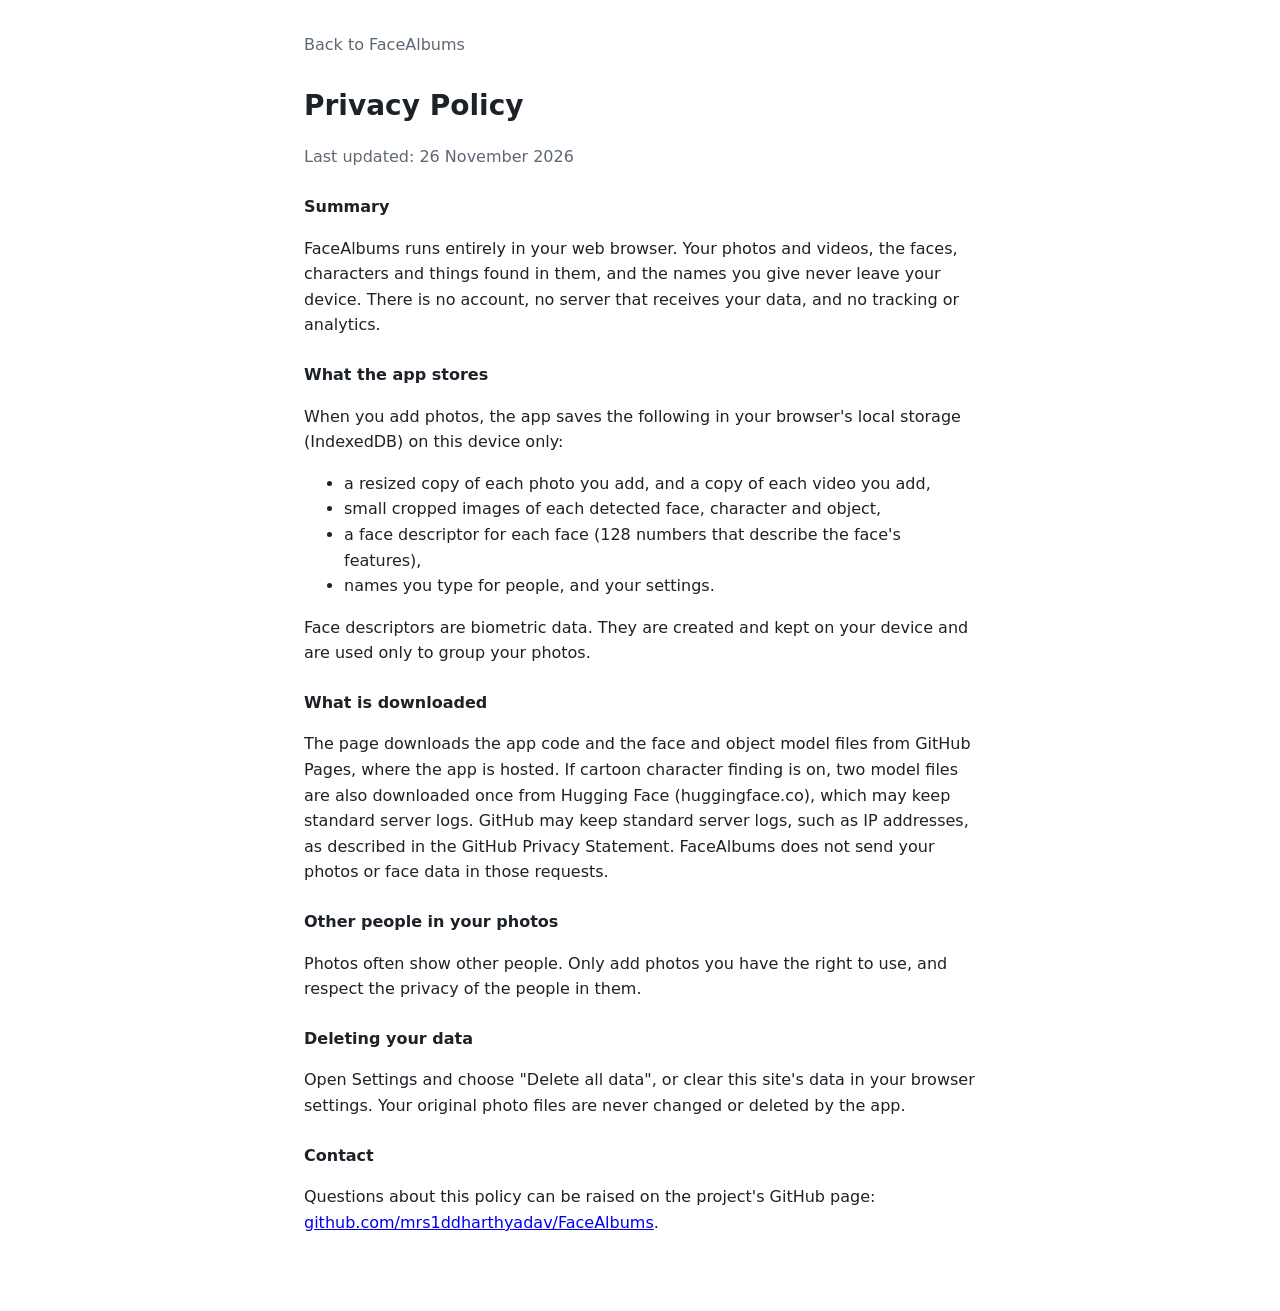
<file: privacy.html>
<!DOCTYPE html>
<html lang="en">
<head>
  <meta charset="UTF-8">
  <meta name="viewport" content="width=device-width, initial-scale=1">
  <title>Privacy Policy | FaceAlbums</title>
  <link rel="icon" href="favicon.svg" type="image/svg+xml">
  <link rel="stylesheet" href="style.css">
</head>
<body>
  <div class="doc">
    <a class="back" href="./">Back to FaceAlbums</a>
    <h1>Privacy Policy</h1>
    <p class="muted">Last updated: 26 November 2026</p>

    <h3>Summary</h3>
    <p>FaceAlbums runs entirely in your web browser. Your photos and videos, the faces, characters and things found in them, and the names you give never leave your device. There is no account, no server that receives your data, and no tracking or analytics.</p>

    <h3>What the app stores</h3>
    <p>When you add photos, the app saves the following in your browser's local storage (IndexedDB) on this device only:</p>
    <ul>
      <li>a resized copy of each photo you add, and a copy of each video you add,</li>
      <li>small cropped images of each detected face, character and object,</li>
      <li>a face descriptor for each face (128 numbers that describe the face's features),</li>
      <li>names you type for people, and your settings.</li>
    </ul>
    <p>Face descriptors are biometric data. They are created and kept on your device and are used only to group your photos.</p>

    <h3>What is downloaded</h3>
    <p>The page downloads the app code and the face and object model files from GitHub Pages, where the app is hosted. If cartoon character finding is on, two model files are also downloaded once from Hugging Face (huggingface.co), which may keep standard server logs. GitHub may keep standard server logs, such as IP addresses, as described in the GitHub Privacy Statement. FaceAlbums does not send your photos or face data in those requests.</p>

    <h3>Other people in your photos</h3>
    <p>Photos often show other people. Only add photos you have the right to use, and respect the privacy of the people in them.</p>

    <h3>Deleting your data</h3>
    <p>Open Settings and choose "Delete all data", or clear this site's data in your browser settings. Your original photo files are never changed or deleted by the app.</p>

    <h3>Contact</h3>
    <p>Questions about this policy can be raised on the project's GitHub page: <a href="https://github.com/mrs1ddharthyadav/FaceAlbums">github.com/mrs1ddharthyadav/FaceAlbums</a>.</p>
  </div>
</body>
</html>
</file>
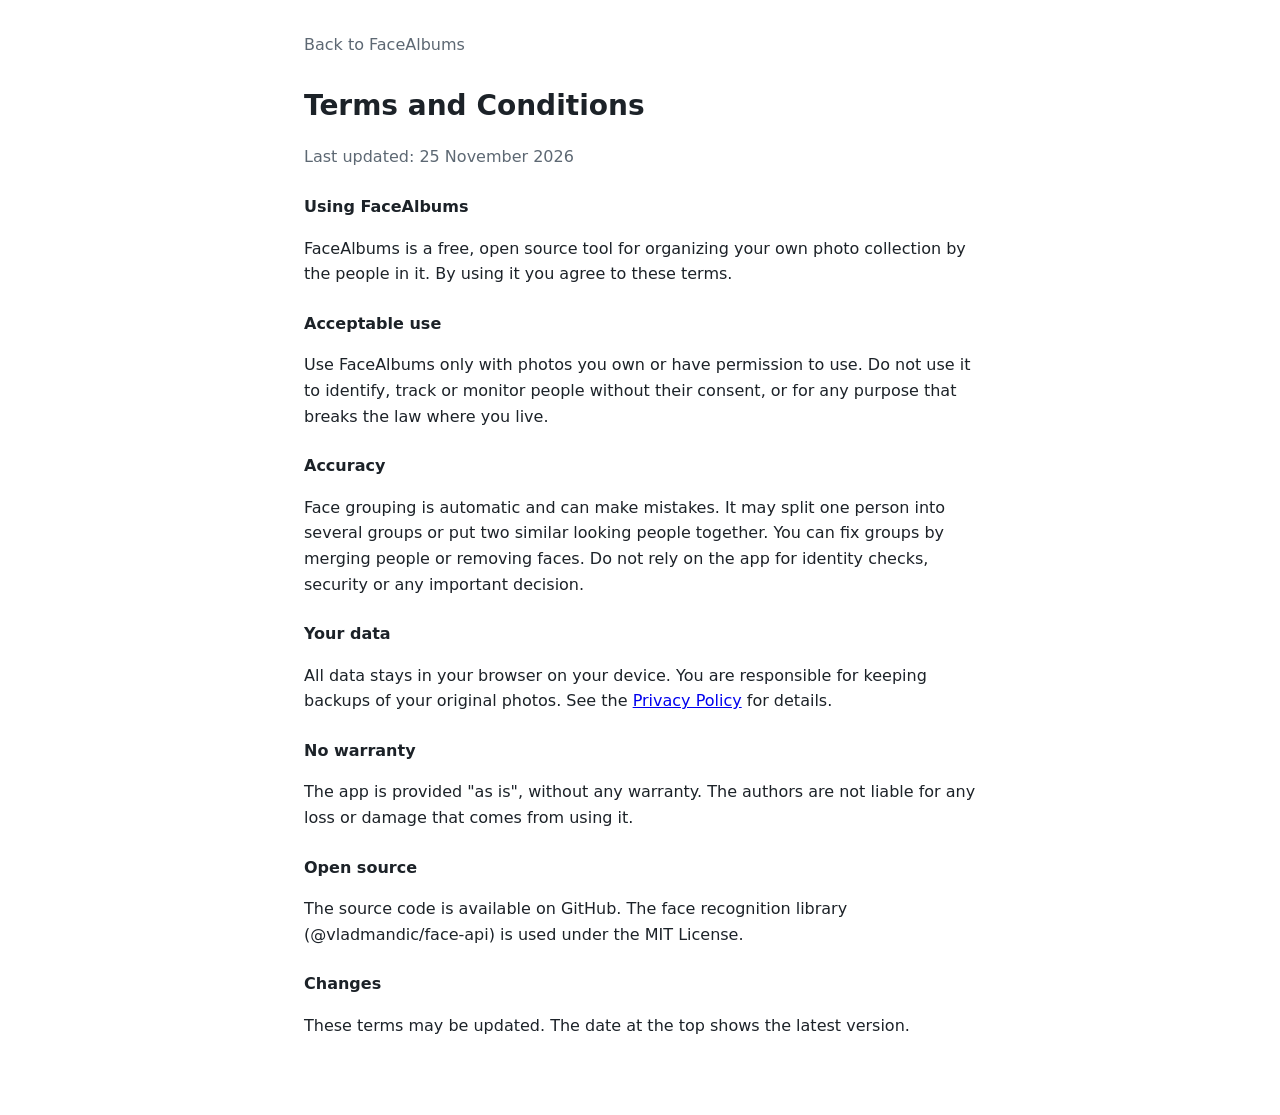
<file: terms.html>
<!DOCTYPE html>
<html lang="en">
<head>
  <meta charset="UTF-8">
  <meta name="viewport" content="width=device-width, initial-scale=1">
  <title>Terms and Conditions | FaceAlbums</title>
  <link rel="icon" href="favicon.svg" type="image/svg+xml">
  <link rel="stylesheet" href="style.css">
</head>
<body>
  <div class="doc">
    <a class="back" href="./">Back to FaceAlbums</a>
    <h1>Terms and Conditions</h1>
    <p class="muted">Last updated: 25 November 2026</p>

    <h3>Using FaceAlbums</h3>
    <p>FaceAlbums is a free, open source tool for organizing your own photo collection by the people in it. By using it you agree to these terms.</p>

    <h3>Acceptable use</h3>
    <p>Use FaceAlbums only with photos you own or have permission to use. Do not use it to identify, track or monitor people without their consent, or for any purpose that breaks the law where you live.</p>

    <h3>Accuracy</h3>
    <p>Face grouping is automatic and can make mistakes. It may split one person into several groups or put two similar looking people together. You can fix groups by merging people or removing faces. Do not rely on the app for identity checks, security or any important decision.</p>

    <h3>Your data</h3>
    <p>All data stays in your browser on your device. You are responsible for keeping backups of your original photos. See the <a href="privacy.html">Privacy Policy</a> for details.</p>

    <h3>No warranty</h3>
    <p>The app is provided "as is", without any warranty. The authors are not liable for any loss or damage that comes from using it.</p>

    <h3>Open source</h3>
    <p>The source code is available on GitHub. The face recognition library (@vladmandic/face-api) is used under the MIT License.</p>

    <h3>Changes</h3>
    <p>These terms may be updated. The date at the top shows the latest version.</p>
  </div>
</body>
</html>
</file>
<file: style.css>
:root {
  --bg: #ffffff;
  --surface: #f4f6f8;
  --line: #e2e6ea;
  --text: #1c2228;
  --muted: #5d6873;
  --accent: #1a73e8;
  --accent-dark: #135ab8;
  --danger: #c5221f;
  --radius: 8px;
  font-family: system-ui, -apple-system, "Segoe UI", Roboto, sans-serif;
  color: var(--text);
  background: var(--bg);
}
* { box-sizing: border-box; }
[hidden] { display: none !important; }
body { margin: 0; min-height: 100vh; display: flex; flex-direction: column; }
main { flex: 1; padding: 20px 24px 40px; max-width: 1400px; width: 100%; margin: 0 auto; }
svg { width: 18px; height: 18px; fill: none; stroke: currentColor; stroke-width: 2; stroke-linecap: round; stroke-linejoin: round; flex: none; }
h1 { font-size: 28px; margin: 0 0 12px; }
h2 { font-size: 22px; margin: 0; }
h3 { font-size: 16px; margin: 24px 0 10px; }
.muted { color: var(--muted); }
.small-note { font-size: 13px; font-weight: normal; }
.count { color: var(--muted); font-weight: normal; font-size: 16px; margin-left: 6px; }

.topbar {
  position: sticky; top: 0; z-index: 10; background: var(--bg);
  display: flex; align-items: center; gap: 24px; padding: 10px 24px;
  border-bottom: 1px solid var(--line); flex-wrap: wrap;
}
.brand { display: flex; align-items: center; gap: 10px; font-weight: 600; font-size: 18px; color: var(--text); text-decoration: none; }
.tabs { display: flex; gap: 4px; }
.tabs a { padding: 8px 14px; border-radius: var(--radius); color: var(--muted); text-decoration: none; font-weight: 500; }
.tabs a:hover { background: var(--surface); }
.tabs a.active { color: var(--accent); background: #e8f0fe; }
.actions { margin-left: auto; display: flex; gap: 8px; }

.btn {
  display: inline-flex; align-items: center; gap: 6px; padding: 8px 14px;
  border: 1px solid var(--line); border-radius: var(--radius); background: var(--bg);
  color: var(--text); font: inherit; font-size: 14px; font-weight: 500; cursor: pointer;
}
.btn:hover { background: var(--surface); }
.btn.primary { background: var(--accent); border-color: var(--accent); color: #fff; }
.btn.primary:hover { background: var(--accent-dark); }
.btn.danger { color: var(--danger); border-color: #f0c4c3; }
.btn:disabled { opacity: .5; cursor: default; }
button.link { background: none; border: 0; color: var(--accent); font: inherit; cursor: pointer; padding: 0; }
select { font: inherit; font-size: 14px; padding: 7px 10px; border: 1px solid var(--line); border-radius: var(--radius); background: var(--bg); max-width: 220px; }

.progress { padding: 10px 24px; background: var(--surface); border-bottom: 1px solid var(--line); }
.progress-text { display: flex; justify-content: space-between; font-size: 14px; margin-bottom: 6px; }
.bar { height: 6px; background: var(--line); border-radius: 3px; overflow: hidden; }
.bar div { height: 100%; width: 0; background: var(--accent); transition: width .2s; }

.center-msg { text-align: center; max-width: 560px; margin: 60px auto; }
.drop { margin-top: 28px; border: 2px dashed var(--line); border-radius: 12px; padding: 48px 20px; color: var(--muted); }
.drop.over, body.dragging .drop { border-color: var(--accent); color: var(--accent); background: #f2f7fe; }

.section-head { display: flex; align-items: baseline; justify-content: space-between; margin-bottom: 18px; }

.people-grid { display: grid; grid-template-columns: repeat(auto-fill, minmax(130px, 1fr)); gap: 20px 16px; }
.people-grid.small { grid-template-columns: repeat(auto-fill, minmax(90px, 1fr)); gap: 14px 10px; }
.person-card { text-align: center; cursor: pointer; text-decoration: none; color: var(--text); }
.person-card img { width: 100%; aspect-ratio: 1; border-radius: 50%; object-fit: cover; background: var(--surface); display: block; transition: transform .15s; }
.person-card:hover img { transform: scale(1.03); }
.person-card .pname { margin-top: 8px; font-weight: 500; font-size: 14px; overflow: hidden; text-overflow: ellipsis; white-space: nowrap; }
.person-card .pname.unnamed { color: var(--muted); font-weight: normal; }
.person-card .pcount { font-size: 12px; color: var(--muted); }
.once { margin-top: 36px; }
.once summary { cursor: pointer; font-weight: 500; margin-bottom: 16px; }

.back { display: inline-flex; align-items: center; gap: 4px; color: var(--muted); text-decoration: none; margin-bottom: 16px; }
.person-head { display: flex; gap: 24px; align-items: center; flex-wrap: wrap; }
.person-head img { width: 120px; height: 120px; border-radius: 50%; object-fit: cover; }
.person-info { flex: 1; min-width: 260px; }
.name-input { font: inherit; font-size: 26px; font-weight: 600; border: 0; border-bottom: 2px solid transparent; padding: 4px 0; width: 100%; max-width: 420px; outline: none; }
.name-input:hover { border-bottom-color: var(--line); }
.name-input:focus { border-bottom-color: var(--accent); }
.row { display: flex; gap: 8px; flex-wrap: wrap; align-items: center; }

.faces-strip { display: flex; flex-wrap: wrap; gap: 8px; }
.faces-strip img { width: 64px; height: 64px; border-radius: 50%; object-fit: cover; cursor: pointer; border: 2px solid transparent; }
.faces-strip img:hover { border-color: var(--danger); }

.photo-grid { display: grid; grid-template-columns: repeat(auto-fill, minmax(170px, 1fr)); gap: 4px; }
.tile { position: relative; padding: 0; border: 0; background: var(--surface); cursor: pointer; aspect-ratio: 1; overflow: hidden; }
.tile img { width: 100%; height: 100%; object-fit: cover; display: block; }
.tile:hover img { opacity: .9; }
.tile .badge { position: absolute; right: 6px; bottom: 6px; display: flex; align-items: center; gap: 3px; background: rgba(0,0,0,.65); color: #fff; font-size: 12px; padding: 2px 6px 2px 4px; border-radius: 4px; }
.tile .badge svg { width: 12px; height: 12px; fill: #fff; stroke: none; }
.person-card.thing img { border-radius: 12px; }
.check { display: flex; gap: 10px; align-items: center; margin: 10px 0; font-size: 15px; }
.check input { width: 18px; height: 18px; }

.narrow { max-width: 720px; }
.card { border: 1px solid var(--line); border-radius: 12px; padding: 4px 20px 20px; margin-top: 18px; }
.slider-row { display: flex; align-items: center; gap: 12px; font-size: 14px; color: var(--muted); }
.slider-row input { flex: 1; }

.viewer { position: fixed; inset: 0; background: rgba(10, 12, 14, .94); z-index: 50; display: flex; align-items: center; justify-content: center; }
.viewer-stage { position: relative; max-width: 88vw; max-height: 84vh; }
.viewer-stage img, .viewer-stage video { max-width: 88vw; max-height: 76vh; display: block; }
.facebox.anime { border-color: #fbbc04; }
.facebox { position: absolute; border: 2px solid rgba(255,255,255,.85); border-radius: 4px; cursor: pointer; }
.facebox span { position: absolute; top: 100%; left: -2px; margin-top: 4px; background: rgba(0,0,0,.75); color: #fff; font-size: 12px; padding: 2px 6px; border-radius: 4px; white-space: nowrap; }
.viewer button { position: absolute; background: rgba(255,255,255,.1); border: 0; color: #fff; width: 44px; height: 44px; border-radius: 50%; cursor: pointer; display: flex; align-items: center; justify-content: center; }
.viewer button:hover { background: rgba(255,255,255,.2); }
.viewer svg { width: 22px; height: 22px; }
.viewer-close { top: 16px; right: 16px; }
.viewer-nav.prev { left: 16px; top: 50%; }
.viewer-nav.next { right: 16px; top: 50%; }
.viewer-bottom { position: absolute; bottom: 10px; left: 0; right: 0; display: flex; flex-direction: column; align-items: center; gap: 8px; padding: 0 70px; }
.viewer-chips { display: flex; flex-wrap: wrap; gap: 6px; justify-content: center; max-height: 80px; overflow-y: auto; }
.viewer-caption { text-align: center; color: #c9d0d6; font-size: 13px; }
.viewer .chip { position: static; width: auto; height: auto; border-radius: 6px; display: inline-flex; align-items: center; gap: 6px; padding: 3px 10px 3px 3px; background: rgba(255,255,255,.12); color: #fff; font: inherit; font-size: 13px; text-decoration: none; cursor: pointer; border: 0; }
.viewer .chip img { width: 26px; height: 26px; border-radius: 4px; object-fit: cover; }
.viewer .chip.thing-chip { padding: 5px 10px; background: rgba(251,188,4,.22); }

.toast { position: fixed; bottom: 24px; left: 50%; transform: translateX(-50%); background: #1c2228; color: #fff; padding: 10px 18px; border-radius: var(--radius); font-size: 14px; z-index: 60; }

.footer { display: flex; gap: 20px; justify-content: center; padding: 18px; border-top: 1px solid var(--line); font-size: 13px; }
.footer a { color: var(--muted); }

.doc { max-width: 720px; margin: 0 auto; padding: 32px 24px 60px; line-height: 1.6; }
.doc h1 { margin-top: 10px; }

@media (max-width: 700px) {
  .topbar { gap: 10px; padding: 10px 14px; }
  .actions { margin-left: 0; width: 100%; }
  .actions .btn { flex: 1; justify-content: center; }
  main { padding: 16px 14px 32px; }
  .people-grid { grid-template-columns: repeat(auto-fill, minmax(96px, 1fr)); }
  .photo-grid { grid-template-columns: repeat(3, 1fr); gap: 2px; }
  .tabs { overflow-x: auto; width: 100%; }
  .tabs a { padding: 6px 10px; white-space: nowrap; }
  .viewer-bottom { padding: 0 10px; }
}
</file>
